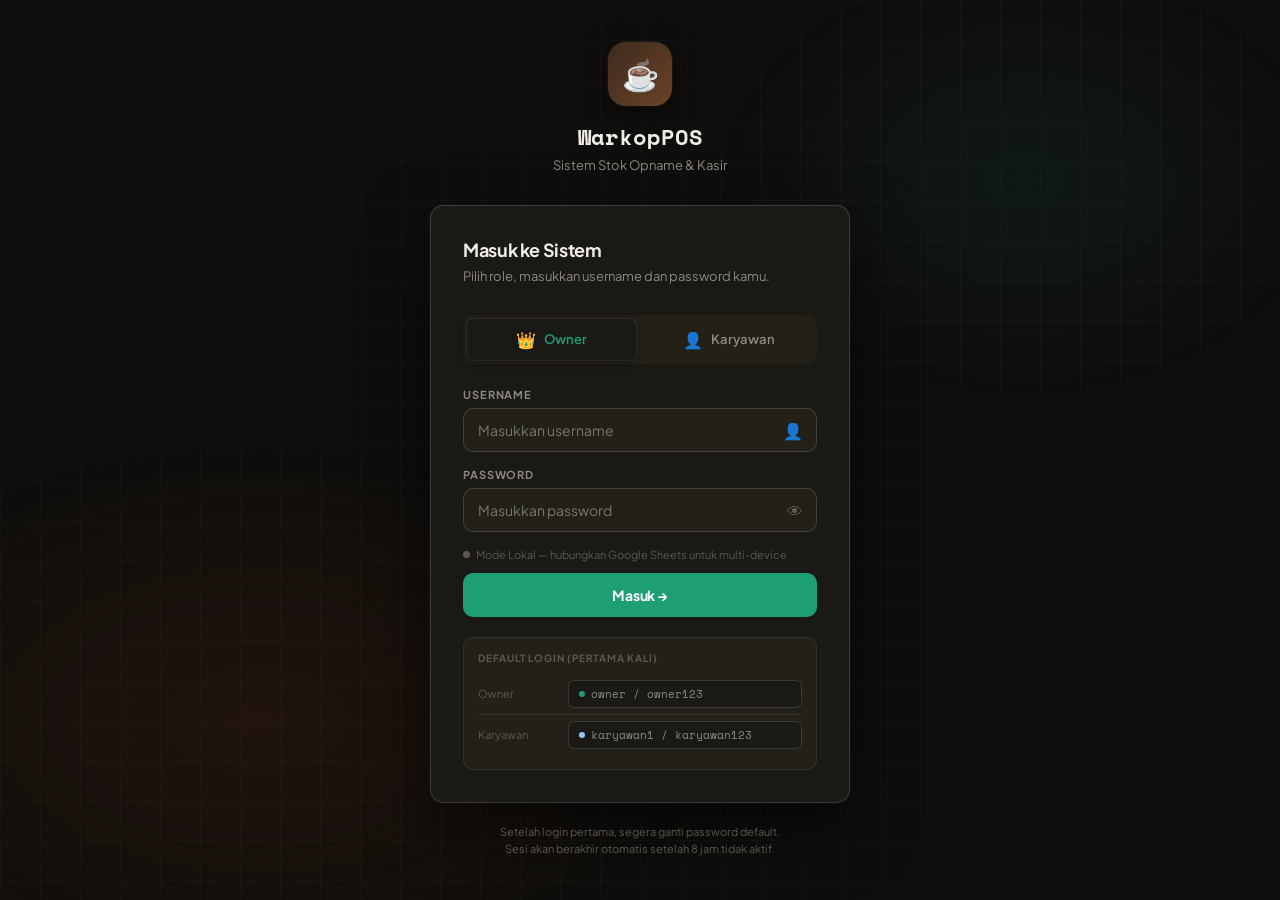
<file: index.html>
<!DOCTYPE html>
<html lang="id">
<head>
  <meta charset="UTF-8" />
  <meta name="viewport" content="width=device-width, initial-scale=1.0" />
  <title>WarkopPOS — Sistem Stok Opname</title>
  <link rel="stylesheet" href="css/main.css" />
  <link rel="preconnect" href="https://fonts.googleapis.com">
  <link href="https://fonts.googleapis.com/css2?family=Space+Mono:wght@400;700&family=Plus+Jakarta+Sans:wght@300;400;500;600;700&display=swap" rel="stylesheet">
<script>
  // Auth Guard — redirect ke login jika belum login
  (function() {
    var s = sessionStorage.getItem('warkop_session');
    if (!s) { window.location.href = 'login.html'; return; }
    try { var sess = JSON.parse(s); if (Date.now() > sess.expiresAt) { sessionStorage.removeItem('warkop_session'); window.location.href = 'login.html'; } }
    catch(e) { window.location.href = 'login.html'; }
  })();
</script>
</head>
<body>
  <!-- SIDEBAR -->
  <aside class="sidebar" id="sidebar">
    <div class="sidebar-brand">
      <div class="brand-icon">☕</div>
      <div class="brand-text">
        <span class="brand-name">WarkopPOS</span>
        <span class="brand-sub">Stok Opname System</span>
      </div>
    </div>

    <div class="role-pill" id="rolePill">
      <span class="role-dot"></span>
      <span id="roleLabel">Owner</span>
    </div>

    <nav class="nav">
      <div class="nav-section">Utama</div>
      <a href="index.html" class="nav-link active" data-page="dashboard">
        <svg viewBox="0 0 20 20" fill="currentColor"><path d="M2 10a8 8 0 018-8v8h8a8 8 0 11-16 0z"/><path d="M12 2.252A8.014 8.014 0 0117.748 8H12V2.252z"/></svg>
        Dashboard
      </a>
      <a href="pages/pos.html" class="nav-link" data-page="pos">
        <svg viewBox="0 0 20 20" fill="currentColor"><path d="M3 1a1 1 0 000 2h1.22l.305 1.222a.997.997 0 00.01.042l1.358 5.43-.893.892C3.74 11.846 4.632 14 6.414 14H15a1 1 0 000-2H6.414l1-1H14a1 1 0 00.894-.553l3-6A1 1 0 0017 3H6.28l-.31-1.243A1 1 0 005 1H3z"/></svg>
        Kasir POS
      </a>
      <a href="pages/opname.html" class="nav-link" data-page="opname">
        <svg viewBox="0 0 20 20" fill="currentColor"><path d="M9 2a1 1 0 000 2h2a1 1 0 100-2H9z"/><path fill-rule="evenodd" d="M4 5a2 2 0 012-2 3 3 0 003 3h2a3 3 0 003-3 2 2 0 012 2v11a2 2 0 01-2 2H6a2 2 0 01-2-2V5zm3 4a1 1 0 000 2h.01a1 1 0 100-2H7zm3 0a1 1 0 000 2h3a1 1 0 100-2h-3zm-3 4a1 1 0 100 2h.01a1 1 0 100-2H7zm3 0a1 1 0 100 2h3a1 1 0 100-2h-3z" clip-rule="evenodd"/></svg>
        Stok Opname
      </a>

      <div class="nav-section">Manajemen</div>
      <a href="pages/barang.html" class="nav-link" data-page="barang">
        <svg viewBox="0 0 20 20" fill="currentColor"><path fill-rule="evenodd" d="M10 2a4 4 0 00-4 4v1H5a1 1 0 00-.994.89l-1 9A1 1 0 004 18h12a1 1 0 00.994-1.11l-1-9A1 1 0 0015 7h-1V6a4 4 0 00-4-4zm2 5V6a2 2 0 10-4 0v1h4z" clip-rule="evenodd"/></svg>
        Master Barang
      </a>
      <a href="pages/bom.html" class="nav-link owner-only" data-page="bom">
        <svg viewBox="0 0 20 20" fill="currentColor"><path d="M7 3a1 1 0 000 2h6a1 1 0 100-2H7zM4 7a1 1 0 011-1h10a1 1 0 110 2H5a1 1 0 01-1-1zM2 11a2 2 0 012-2h12a2 2 0 012 2v4a2 2 0 01-2 2H4a2 2 0 01-2-2v-4z"/></svg>
        Bill of Material
      </a>
      <a href="pages/supplier.html" class="nav-link" data-page="supplier">
        <svg viewBox="0 0 20 20" fill="currentColor"><path d="M8 16.5a1.5 1.5 0 11-3 0 1.5 1.5 0 013 0zM15 16.5a1.5 1.5 0 11-3 0 1.5 1.5 0 013 0z"/><path d="M3 4a1 1 0 00-1 1v10a1 1 0 001 1h1.05a2.5 2.5 0 014.9 0H11a1 1 0 001-1v-1h2.05a2.5 2.5 0 014.9 0H19a1 1 0 001-1V8a1 1 0 00-.293-.707l-2-2A1 1 0 0017 5h-3a1 1 0 00-1 1v3H3V4z"/></svg>
        Supplier
      </a>

      <div class="nav-section">Laporan</div>
      <a href="pages/reorder.html" class="nav-link" data-page="reorder">
        <svg viewBox="0 0 20 20" fill="currentColor"><path fill-rule="evenodd" d="M12 7a1 1 0 110-2h5a1 1 0 011 1v5a1 1 0 11-2 0V8.414l-4.293 4.293a1 1 0 01-1.414 0L8 10.414l-4.293 4.293a1 1 0 01-1.414-1.414l5-5a1 1 0 011.414 0L11 10.586 14.586 7H12z" clip-rule="evenodd"/></svg>
        Reorder Point
        <span class="nav-badge danger">3</span>
      </a>
      <a href="pages/pareto.html" class="nav-link owner-only" data-page="pareto">
        <svg viewBox="0 0 20 20" fill="currentColor"><path d="M2 11a1 1 0 011-1h2a1 1 0 011 1v5a1 1 0 01-1 1H3a1 1 0 01-1-1v-5zM8 7a1 1 0 011-1h2a1 1 0 011 1v9a1 1 0 01-1 1H9a1 1 0 01-1-1V7zM14 4a1 1 0 011-1h2a1 1 0 011 1v12a1 1 0 01-1 1h-2a1 1 0 01-1-1V4z"/></svg>
        Analisis Pareto
      </a>
      <a href="pages/laporan.html" class="nav-link owner-only" data-page="laporan">
        <svg viewBox="0 0 20 20" fill="currentColor"><path fill-rule="evenodd" d="M6 2a2 2 0 00-2 2v12a2 2 0 002 2h8a2 2 0 002-2V7.414A2 2 0 0015.414 6L12 2.586A2 2 0 0010.586 2H6zm2 10a1 1 0 10-2 0v3a1 1 0 102 0v-3zm2-3a1 1 0 011 1v5a1 1 0 11-2 0v-5a1 1 0 011-1zm4-1a1 1 0 10-2 0v7a1 1 0 102 0V8z" clip-rule="evenodd"/></svg>
        Laporan Harian
      </a>
    </nav>

        <div class="nav-section">Sistem</div>
    <a href="pages/settings.html" class="nav-link owner-only"><svg viewBox="0 0 20 20" fill="currentColor"><path fill-rule="evenodd" d="M11.49 3.17c-.38-1.56-2.6-1.56-2.98 0a1.532 1.532 0 01-2.286.948c-1.372-.836-2.942.734-2.106 2.106.54.886.061 2.042-.947 2.287-1.561.379-1.561 2.6 0 2.978a1.532 1.532 0 01.947 2.287c-.836 1.372.734 2.942 2.106 2.106a1.532 1.532 0 012.287.947c.379 1.561 2.6 1.561 2.978 0a1.533 1.533 0 012.287-.947c1.372.836 2.942-.734 2.106-2.106a1.533 1.533 0 01.947-2.287c1.561-.379 1.561-2.6 0-2.978a1.532 1.532 0 01-.947-2.287c.836-1.372-.734-2.942-2.106-2.106a1.532 1.532 0 01-2.287-.947zM10 13a3 3 0 100-6 3 3 0 000 6z" clip-rule="evenodd"/></svg>Manajemen User</a>
    <a href="pages/settings.html" class="nav-link owner-only"><svg viewBox="0 0 20 20" fill="currentColor"><path fill-rule="evenodd" d="M11.49 3.17c-.38-1.56-2.6-1.56-2.98 0a1.532 1.532 0 01-2.286.948c-1.372-.836-2.942.734-2.106 2.106.54.886.061 2.042-.947 2.287-1.561.379-1.561 2.6 0 2.978a1.532 1.532 0 01.947 2.287c-.836 1.372.734 2.942 2.106 2.106a1.532 1.532 0 012.287.947c.379 1.561 2.6 1.561 2.978 0a1.533 1.533 0 012.287-.947c1.372.836 2.942-.734 2.106-2.106a1.533 1.533 0 01.947-2.287c1.561-.379 1.561-2.6 0-2.978a1.532 1.532 0 01-.947-2.287c.836-1.372-.734-2.942-2.106-2.106a1.532 1.532 0 01-2.287-.947zM10 13a3 3 0 100-6 3 3 0 000 6z" clip-rule="evenodd"/></svg>Pengaturan Sync</a>
  <div class="sidebar-footer">
      <select id="roleSwitch" onchange="window.WarkopApp.switchRole(this.value)">
        <option value="owner">🔑 Login: Owner</option>
        <option value="karyawan">👤 Login: Karyawan</option>
      </select>
    </div>
  </aside>

  <!-- MAIN CONTENT -->
  <main class="main" id="main">
    <!-- TOPBAR -->
    <header class="topbar">
      <div class="topbar-left">
        <button class="menu-toggle" onclick="window.WarkopApp.toggleSidebar()">
          <span></span><span></span><span></span>
        </button>
        <h1 class="page-title" id="pageTitle">Dashboard Utama</h1>
      </div>
      <div class="topbar-right">
        <div class="clock-display" id="clockDisplay">—</div>

      <div style="display:flex;flex-direction:column;align-items:flex-end;gap:2px;">
        <span id="syncStatus" style="font-size:10px;font-weight:700;color:var(--accent-amber);cursor:pointer;"
          onclick="window.WarkopSync?.showConfigModal()" title="Klik untuk konfigurasi sync">
          ○ Belum terhubung
        </span>
        <span id="lastSync" style="font-size:9px;color:var(--text-muted);font-family:var(--font-mono);">Klik untuk setup</span>
      </div>
        <button class="btn btn-sm btn-outline" onclick="window.WarkopApp.sendReport()">
          <svg viewBox="0 0 20 20" fill="currentColor" width="14" height="14"><path d="M2.003 5.884L10 9.882l7.997-3.998A2 2 0 0016 4H4a2 2 0 00-1.997 1.884z"/><path d="M18 8.118l-8 4-8-4V14a2 2 0 002 2h12a2 2 0 002-2V8.118z"/></svg>
          Kirim Laporan
        </button>
      </div>
    </header>

    <!-- DASHBOARD PAGE -->
    <div class="page-content" id="content-dashboard">

      <!-- METRICS GRID -->
      <div class="metrics-grid">
        <div class="metric-card metric-green" data-animate="fade-up" style="--delay:0ms">
          <div class="metric-label">Total Penjualan Hari Ini</div>
          <div class="metric-value">Rp 1,42 Jt</div>
          <div class="metric-delta positive">↑ +12% vs kemarin</div>
          <div class="metric-sparkline">
            <svg viewBox="0 0 80 24" preserveAspectRatio="none">
              <polyline points="0,20 10,16 20,18 30,12 40,14 50,8 60,10 70,5 80,4"
                fill="none" stroke="var(--accent-green)" stroke-width="1.5" stroke-linecap="round"/>
            </svg>
          </div>
        </div>
        <div class="metric-card metric-amber" data-animate="fade-up" style="--delay:60ms">
          <div class="metric-label">Profit Harian</div>
          <div class="metric-value">Rp 487 Rb</div>
          <div class="metric-delta positive">Margin 34.3%</div>
        </div>
        <div class="metric-card metric-blue" data-animate="fade-up" style="--delay:120ms">
          <div class="metric-label">Transaksi</div>
          <div class="metric-value">87</div>
          <div class="metric-delta">Dine-in 51 · Take Away 36</div>
        </div>
        <div class="metric-card metric-red" data-animate="fade-up" style="--delay:180ms">
          <div class="metric-label">Barang Kritis</div>
          <div class="metric-value">8</div>
          <div class="metric-delta negative">3 wajib reorder sekarang</div>
        </div>
      </div>

      <!-- TWO COLUMN GRID -->
      <div class="grid-2">

        <!-- STOK STATUS -->
        <div class="card" data-animate="fade-up" style="--delay:240ms">
          <div class="card-header">
            <h2 class="card-title">Status Stok Bahan Baku</h2>
            <span class="badge badge-warning">8 hampir habis</span>
          </div>
          <div class="stock-list">
            <div class="stock-item">
              <div class="stock-info">
                <span class="stock-name">Kopi Bubuk</span>
                <span class="stock-qty">1.2 kg / 0.5 kg min</span>
              </div>
              <div class="stock-bar-wrap">
                <div class="stock-bar"><div class="stock-fill ok" style="width:85%"></div></div>
                <span class="stock-badge ok">Aman</span>
              </div>
            </div>
            <div class="stock-item">
              <div class="stock-info">
                <span class="stock-name">Susu Cair</span>
                <span class="stock-qty">800 ml / 1 L min</span>
              </div>
              <div class="stock-bar-wrap">
                <div class="stock-bar"><div class="stock-fill critical" style="width:30%"></div></div>
                <span class="stock-badge critical">Kritis</span>
              </div>
            </div>
            <div class="stock-item">
              <div class="stock-info">
                <span class="stock-name">Gula Aren</span>
                <span class="stock-qty">2.1 L / 1 L min</span>
              </div>
              <div class="stock-bar-wrap">
                <div class="stock-bar"><div class="stock-fill ok" style="width:75%"></div></div>
                <span class="stock-badge ok">Aman</span>
              </div>
            </div>
            <div class="stock-item">
              <div class="stock-info">
                <span class="stock-name">Es Batu</span>
                <span class="stock-qty">4 bag / 5 bag min</span>
              </div>
              <div class="stock-bar-wrap">
                <div class="stock-bar"><div class="stock-fill warning" style="width:45%"></div></div>
                <span class="stock-badge warning">Hampir Habis</span>
              </div>
            </div>
            <div class="stock-item">
              <div class="stock-info">
                <span class="stock-name">Cup Plastik</span>
                <span class="stock-qty">85 pcs / 100 pcs min</span>
              </div>
              <div class="stock-bar-wrap">
                <div class="stock-bar"><div class="stock-fill warning" style="width:55%"></div></div>
                <span class="stock-badge warning">Hampir Habis</span>
              </div>
            </div>
            <div class="stock-item">
              <div class="stock-info">
                <span class="stock-name">Gas LPG</span>
                <span class="stock-qty">0.8 tab / 1 tab min</span>
              </div>
              <div class="stock-bar-wrap">
                <div class="stock-bar"><div class="stock-fill critical" style="width:20%"></div></div>
                <span class="stock-badge critical">Kritis</span>
              </div>
            </div>
          </div>
        </div>

        <!-- ALERTS -->
        <div class="card" data-animate="fade-up" style="--delay:300ms">
          <div class="card-header">
            <h2 class="card-title">Alert & Notifikasi</h2>
            <span class="badge badge-danger">5 baru</span>
          </div>
          <div class="alert-list">
            <div class="alert-item critical">
              <div class="alert-dot"></div>
              <div class="alert-content">
                <span class="alert-text">Susu Cair di bawah safety stock — wajib reorder hari ini</span>
                <span class="alert-time">08:45</span>
              </div>
            </div>
            <div class="alert-item critical">
              <div class="alert-dot"></div>
              <div class="alert-content">
                <span class="alert-text">Gas LPG mencapai Reorder Point (ROP)</span>
                <span class="alert-time">09:12</span>
              </div>
            </div>
            <div class="alert-item warning">
              <div class="alert-dot"></div>
              <div class="alert-content">
                <span class="alert-text">Selisih stok Gula Aren: sistem 2.5L, fisik 2.1L — perlu audit</span>
                <span class="alert-time">10:30</span>
              </div>
            </div>
            <div class="alert-item warning">
              <div class="alert-dot"></div>
              <div class="alert-content">
                <span class="alert-text">Es Batu hampir habis — pesan sebelum jam 14.00</span>
                <span class="alert-time">11:05</span>
              </div>
            </div>
            <div class="alert-item info">
              <div class="alert-dot"></div>
              <div class="alert-content">
                <span class="alert-text">Laporan harian terjadwal otomatis pukul 21.00 WIB</span>
                <span class="alert-time">Terjadwal</span>
              </div>
            </div>
          </div>
        </div>
      </div>

      <!-- BOTTOM GRID -->
      <div class="grid-2">
        <!-- PARETO BAR -->
        <div class="card" data-animate="fade-up" style="--delay:360ms">
          <div class="card-header">
            <h2 class="card-title">Produk Terlaris Hari Ini</h2>
          </div>
          <div class="pareto-list">
            <div class="pareto-item"><span class="pareto-label">Es Kopi Susu</span>
              <div class="pareto-track"><div class="pareto-fill" style="width:100%;--clr:#1D9E75">82%</div></div></div>
            <div class="pareto-item"><span class="pareto-label">Kopi Hitam</span>
              <div class="pareto-track"><div class="pareto-fill" style="width:72%;--clr:#3B82F6">61%</div></div></div>
            <div class="pareto-item"><span class="pareto-label">Matcha Latte</span>
              <div class="pareto-track"><div class="pareto-fill" style="width:54%;--clr:#8B5CF6">44%</div></div></div>
            <div class="pareto-item"><span class="pareto-label">Indomie Telur</span>
              <div class="pareto-track"><div class="pareto-fill" style="width:46%;--clr:#F59E0B">39%</div></div></div>
            <div class="pareto-item"><span class="pareto-label">Roti Bakar</span>
              <div class="pareto-track"><div class="pareto-fill" style="width:26%;--clr:#6B7280">22%</div></div></div>
          </div>
        </div>

        <!-- JAM RAMAI -->
        <div class="card" data-animate="fade-up" style="--delay:420ms">
          <div class="card-header">
            <h2 class="card-title">Jam Ramai Penjualan</h2>
          </div>
          <div class="bar-chart">
            <div class="chart-bars" id="hourlyChart"></div>
            <div class="chart-label">Puncak: 09.00–10.00 (32 transaksi)</div>
          </div>
        </div>
      </div>

    </div><!-- /content-dashboard -->
  </main>

  <!-- TOAST NOTIFICATION -->
  <div class="toast" id="toast"></div>

  <script src="js/auth.js"></script>
  <script src="js/app.js"></script>
  <script src="js/dashboard.js"></script>
  <script src="js/api.js"></script>
  <script src="js/sync.js"></script>
</body>
</html>
</file>
<file: css/main.css>
/* ═══════════════════════════════════════════════════════════════
   WARKOP POS — MAIN STYLESHEET
   Aesthetic: Industrial Warm — Coffee-toned, utilitarian precision
   ═══════════════════════════════════════════════════════════════ */

@import url('https://fonts.googleapis.com/css2?family=Space+Mono:wght@400;700&family=Plus+Jakarta+Sans:wght@300;400;500;600;700&display=swap');

/* ── TOKENS ── */
:root {
  --bg-base:       #0F0E0C;
  --bg-surface:    #1A1916;
  --bg-elevated:   #232018;
  --bg-overlay:    #2C2820;
  --border:        rgba(255,255,255,0.07);
  --border-strong: rgba(255,255,255,0.14);

  --text-primary:   #F0EDE6;
  --text-secondary: #8C8880;
  --text-muted:     #5C5850;

  --accent-green:  #1D9E75;
  --accent-green-l:#E1F5EE;
  --accent-amber:  #D97706;
  --accent-amber-l:#FAEEDA;
  --accent-red:    #DC2626;
  --accent-red-l:  #FCEBEB;
  --accent-blue:   #3B82F6;
  --accent-blue-l: #EFF6FF;

  --sidebar-w: 220px;
  --topbar-h:  58px;
  --radius:    10px;
  --radius-sm: 6px;
  --radius-lg: 14px;

  --font-sans: 'Plus Jakarta Sans', sans-serif;
  --font-mono: 'Space Mono', monospace;

  --shadow-sm: 0 1px 3px rgba(0,0,0,.4);
  --shadow-md: 0 4px 16px rgba(0,0,0,.5);
  --shadow-lg: 0 8px 32px rgba(0,0,0,.6);

  --transition: 0.2s cubic-bezier(.4,0,.2,1);
}

/* ── RESET ── */
*, *::before, *::after { box-sizing: border-box; margin: 0; padding: 0; }
html { scroll-behavior: smooth; }
body {
  font-family: var(--font-sans);
  font-size: 13px;
  color: var(--text-primary);
  background: var(--bg-base);
  line-height: 1.5;
  min-height: 100vh;
  display: flex;
  overflow: hidden;
}

a { text-decoration: none; color: inherit; }
button { cursor: pointer; font-family: var(--font-sans); }
input, select, textarea {
  font-family: var(--font-sans);
  font-size: 13px;
  color: var(--text-primary);
  background: var(--bg-overlay);
  border: 1px solid var(--border-strong);
  border-radius: var(--radius-sm);
  padding: 8px 12px;
  outline: none;
  transition: border-color var(--transition), box-shadow var(--transition);
  width: 100%;
}
input:focus, select:focus, textarea:focus {
  border-color: var(--accent-green);
  box-shadow: 0 0 0 3px rgba(29,158,117,.15);
}
select option { background: var(--bg-elevated); }

/* ══════════════════════════════════════════════════════════════
   SIDEBAR
   ══════════════════════════════════════════════════════════════ */
.sidebar {
  width: var(--sidebar-w);
  height: 100vh;
  background: var(--bg-surface);
  border-right: 1px solid var(--border);
  display: flex;
  flex-direction: column;
  flex-shrink: 0;
  position: sticky;
  top: 0;
  overflow-y: auto;
  overflow-x: hidden;
  z-index: 100;
  transition: width var(--transition);
}
.sidebar::-webkit-scrollbar { width: 3px; }
.sidebar::-webkit-scrollbar-thumb { background: var(--border-strong); border-radius: 99px; }

.sidebar-brand {
  display: flex;
  align-items: center;
  gap: 10px;
  padding: 18px 16px 14px;
  border-bottom: 1px solid var(--border);
}
.brand-icon {
  width: 36px; height: 36px;
  background: linear-gradient(135deg, #3D2B1F, #6B4226);
  border-radius: 10px;
  display: flex; align-items: center; justify-content: center;
  font-size: 18px;
  flex-shrink: 0;
  box-shadow: 0 2px 8px rgba(0,0,0,.4);
}
.brand-name {
  font-family: var(--font-mono);
  font-size: 13px;
  font-weight: 700;
  color: var(--text-primary);
  letter-spacing: 0.02em;
  display: block;
}
.brand-sub {
  font-size: 10px;
  color: var(--text-muted);
  display: block;
  margin-top: 1px;
}

.role-pill {
  display: flex;
  align-items: center;
  gap: 8px;
  margin: 12px 12px 6px;
  padding: 7px 12px;
  background: var(--bg-overlay);
  border: 1px solid var(--border);
  border-radius: 999px;
  font-size: 11px;
  font-weight: 600;
  color: var(--accent-green);
  letter-spacing: 0.04em;
}
.role-dot {
  width: 6px; height: 6px;
  background: var(--accent-green);
  border-radius: 50%;
  box-shadow: 0 0 6px var(--accent-green);
  animation: pulse-dot 2s ease-in-out infinite;
}
@keyframes pulse-dot {
  0%,100% { opacity:1; } 50% { opacity:.4; }
}

.nav { flex: 1; padding: 8px 0; }

.nav-section {
  font-size: 9px;
  text-transform: uppercase;
  letter-spacing: 0.12em;
  color: var(--text-muted);
  padding: 10px 16px 4px;
  font-weight: 700;
}

.nav-link {
  display: flex;
  align-items: center;
  gap: 10px;
  padding: 9px 14px;
  margin: 1px 8px;
  border-radius: var(--radius-sm);
  font-size: 13px;
  font-weight: 500;
  color: var(--text-secondary);
  transition: all var(--transition);
  position: relative;
}
.nav-link svg { width: 16px; height: 16px; flex-shrink: 0; opacity: .7; transition: opacity var(--transition); }
.nav-link:hover { background: var(--bg-overlay); color: var(--text-primary); }
.nav-link:hover svg { opacity: 1; }
.nav-link.active {
  background: rgba(29,158,117,.14);
  color: var(--accent-green);
  font-weight: 600;
}
.nav-link.active svg { opacity: 1; }
.nav-link.active::before {
  content: '';
  position: absolute;
  left: 0; top: 50%;
  transform: translateY(-50%);
  width: 3px; height: 60%;
  background: var(--accent-green);
  border-radius: 0 3px 3px 0;
}
.nav-link.owner-only.locked {
  opacity: .4;
  pointer-events: none;
}

.nav-badge {
  margin-left: auto;
  padding: 2px 7px;
  border-radius: 999px;
  font-size: 10px;
  font-weight: 700;
}
.nav-badge.danger { background: rgba(220,38,38,.25); color: #F87171; }
.nav-badge.warning { background: rgba(217,119,6,.25); color: #FCD34D; }

.sidebar-footer {
  padding: 12px;
  border-top: 1px solid var(--border);
}
.sidebar-footer select { font-size: 11px; padding: 6px 10px; }

/* ══════════════════════════════════════════════════════════════
   MAIN LAYOUT
   ══════════════════════════════════════════════════════════════ */
.main {
  flex: 1;
  display: flex;
  flex-direction: column;
  overflow: hidden;
  min-width: 0;
}

/* TOPBAR */
.topbar {
  height: var(--topbar-h);
  background: var(--bg-surface);
  border-bottom: 1px solid var(--border);
  display: flex;
  align-items: center;
  justify-content: space-between;
  padding: 0 24px;
  flex-shrink: 0;
  position: sticky;
  top: 0;
  z-index: 50;
}
.topbar-left { display: flex; align-items: center; gap: 14px; }
.page-title {
  font-size: 15px;
  font-weight: 600;
  color: var(--text-primary);
  letter-spacing: -0.01em;
}
.topbar-right { display: flex; align-items: center; gap: 12px; }
.clock-display {
  font-family: var(--font-mono);
  font-size: 11px;
  color: var(--text-muted);
  letter-spacing: 0.03em;
}

.menu-toggle {
  display: none;
  flex-direction: column;
  gap: 4px;
  background: none;
  border: none;
  padding: 4px;
}
.menu-toggle span {
  display: block;
  width: 18px;
  height: 1.5px;
  background: var(--text-secondary);
  border-radius: 99px;
}

/* PAGE CONTENT */
.page-content {
  flex: 1;
  overflow-y: auto;
  padding: 20px 24px;
}
.page-content::-webkit-scrollbar { width: 4px; }
.page-content::-webkit-scrollbar-thumb { background: var(--border-strong); border-radius: 99px; }

/* ══════════════════════════════════════════════════════════════
   BUTTONS
   ══════════════════════════════════════════════════════════════ */
.btn {
  display: inline-flex;
  align-items: center;
  gap: 6px;
  padding: 9px 16px;
  border-radius: var(--radius-sm);
  font-size: 13px;
  font-weight: 600;
  border: 1px solid var(--border-strong);
  background: var(--bg-elevated);
  color: var(--text-primary);
  transition: all var(--transition);
  white-space: nowrap;
}
.btn:hover { background: var(--bg-overlay); border-color: var(--border-strong); }
.btn-sm { padding: 6px 12px; font-size: 12px; }
.btn-primary { background: var(--accent-green); border-color: var(--accent-green); color: #fff; }
.btn-primary:hover { background: #15875F; border-color: #15875F; }
.btn-danger { background: var(--accent-red); border-color: var(--accent-red); color: #fff; }
.btn-danger:hover { background: #B91C1C; }
.btn-outline { background: transparent; border-color: var(--border-strong); }
.btn-outline:hover { background: var(--bg-elevated); }
.btn-full { width: 100%; justify-content: center; }

/* ══════════════════════════════════════════════════════════════
   CARDS
   ══════════════════════════════════════════════════════════════ */
.card {
  background: var(--bg-surface);
  border: 1px solid var(--border);
  border-radius: var(--radius-lg);
  padding: 20px;
  transition: box-shadow var(--transition);
}
.card:hover { box-shadow: var(--shadow-md); }

.card-header {
  display: flex;
  align-items: center;
  justify-content: space-between;
  margin-bottom: 16px;
  gap: 10px;
}
.card-title {
  font-size: 14px;
  font-weight: 600;
  color: var(--text-primary);
  letter-spacing: -0.01em;
}

/* ══════════════════════════════════════════════════════════════
   BADGES
   ══════════════════════════════════════════════════════════════ */
.badge {
  display: inline-flex;
  align-items: center;
  padding: 3px 10px;
  border-radius: 999px;
  font-size: 11px;
  font-weight: 600;
  white-space: nowrap;
}
.badge-success { background: rgba(29,158,117,.2); color: #5AC99A; }
.badge-warning { background: rgba(217,119,6,.2); color: #FCD34D; }
.badge-danger  { background: rgba(220,38,38,.2); color: #F87171; }
.badge-info    { background: rgba(59,130,246,.2); color: #93C5FD; }
.badge-gray    { background: rgba(255,255,255,.07); color: var(--text-secondary); }

/* ══════════════════════════════════════════════════════════════
   METRICS GRID
   ══════════════════════════════════════════════════════════════ */
.metrics-grid {
  display: grid;
  grid-template-columns: repeat(4, 1fr);
  gap: 14px;
  margin-bottom: 20px;
}
.metric-card {
  background: var(--bg-surface);
  border: 1px solid var(--border);
  border-radius: var(--radius-lg);
  padding: 18px 20px 14px;
  position: relative;
  overflow: hidden;
  transition: all var(--transition);
}
.metric-card::before {
  content: '';
  position: absolute;
  top: 0; left: 0; right: 0;
  height: 2px;
}
.metric-card.metric-green::before { background: linear-gradient(90deg, transparent, var(--accent-green)); }
.metric-card.metric-amber::before { background: linear-gradient(90deg, transparent, var(--accent-amber)); }
.metric-card.metric-red::before   { background: linear-gradient(90deg, transparent, var(--accent-red)); }
.metric-card.metric-blue::before  { background: linear-gradient(90deg, transparent, var(--accent-blue)); }
.metric-card:hover { border-color: var(--border-strong); transform: translateY(-1px); box-shadow: var(--shadow-md); }

.metric-label { font-size: 11px; color: var(--text-secondary); margin-bottom: 8px; font-weight: 500; }
.metric-value { font-size: 24px; font-weight: 700; color: var(--text-primary); letter-spacing: -0.03em; line-height: 1; margin-bottom: 6px; font-family: var(--font-mono); }
.metric-delta { font-size: 11px; color: var(--text-muted); }
.metric-delta.positive { color: var(--accent-green); }
.metric-delta.negative { color: var(--accent-red); }
.metric-sparkline { margin-top: 10px; height: 24px; }
.metric-sparkline svg { width: 100%; height: 100%; }

/* ══════════════════════════════════════════════════════════════
   GRID LAYOUTS
   ══════════════════════════════════════════════════════════════ */
.grid-2 {
  display: grid;
  grid-template-columns: 1fr 1fr;
  gap: 14px;
  margin-bottom: 14px;
}
.grid-3 {
  display: grid;
  grid-template-columns: repeat(3, 1fr);
  gap: 14px;
  margin-bottom: 14px;
}

/* ══════════════════════════════════════════════════════════════
   STOCK LIST
   ══════════════════════════════════════════════════════════════ */
.stock-list { display: flex; flex-direction: column; gap: 12px; }
.stock-item { display: flex; flex-direction: column; gap: 5px; }
.stock-info { display: flex; justify-content: space-between; align-items: center; }
.stock-name { font-size: 12px; font-weight: 600; color: var(--text-primary); }
.stock-qty  { font-size: 11px; color: var(--text-muted); font-family: var(--font-mono); }
.stock-bar-wrap { display: flex; align-items: center; gap: 10px; }
.stock-bar { flex: 1; height: 5px; background: var(--bg-overlay); border-radius: 999px; overflow: hidden; }
.stock-fill { height: 100%; border-radius: 999px; transition: width 1s cubic-bezier(.4,0,.2,1); }
.stock-fill.ok       { background: var(--accent-green); }
.stock-fill.warning  { background: var(--accent-amber); }
.stock-fill.critical { background: var(--accent-red); }
.stock-badge { font-size: 10px; font-weight: 700; white-space: nowrap; font-family: var(--font-mono); }
.stock-badge.ok       { color: var(--accent-green); }
.stock-badge.warning  { color: var(--accent-amber); }
.stock-badge.critical { color: var(--accent-red); }

/* ══════════════════════════════════════════════════════════════
   ALERTS
   ══════════════════════════════════════════════════════════════ */
.alert-list { display: flex; flex-direction: column; }
.alert-item {
  display: flex;
  align-items: flex-start;
  gap: 12px;
  padding: 11px 0;
  border-bottom: 1px solid var(--border);
}
.alert-item:last-child { border-bottom: none; }
.alert-dot {
  width: 8px; height: 8px;
  border-radius: 50%;
  flex-shrink: 0;
  margin-top: 4px;
}
.alert-item.critical .alert-dot { background: var(--accent-red); box-shadow: 0 0 6px var(--accent-red); }
.alert-item.warning  .alert-dot { background: var(--accent-amber); box-shadow: 0 0 6px var(--accent-amber); }
.alert-item.info     .alert-dot { background: var(--accent-blue); }
.alert-content { flex: 1; display: flex; justify-content: space-between; gap: 8px; align-items: flex-start; }
.alert-text { font-size: 12px; color: var(--text-primary); line-height: 1.4; }
.alert-time { font-size: 10px; color: var(--text-muted); font-family: var(--font-mono); white-space: nowrap; flex-shrink: 0; margin-top: 1px; }

/* ══════════════════════════════════════════════════════════════
   PARETO BARS
   ══════════════════════════════════════════════════════════════ */
.pareto-list { display: flex; flex-direction: column; gap: 10px; }
.pareto-item { display: flex; align-items: center; gap: 10px; }
.pareto-label { font-size: 12px; color: var(--text-secondary); width: 110px; flex-shrink: 0; }
.pareto-track { flex: 1; height: 22px; background: var(--bg-overlay); border-radius: 4px; overflow: hidden; }
.pareto-fill {
  height: 100%;
  background: var(--clr, var(--accent-green));
  border-radius: 4px;
  display: flex;
  align-items: center;
  padding-left: 8px;
  font-size: 11px;
  font-weight: 700;
  color: #fff;
  transition: width 1.2s cubic-bezier(.4,0,.2,1);
}

/* ══════════════════════════════════════════════════════════════
   BAR CHART (HOURLY)
   ══════════════════════════════════════════════════════════════ */
.bar-chart { padding-top: 4px; }
.chart-bars {
  display: flex;
  align-items: flex-end;
  gap: 3px;
  height: 80px;
}
.chart-bar {
  flex: 1;
  display: flex;
  flex-direction: column;
  align-items: center;
  gap: 4px;
  height: 100%;
}
.chart-bar-inner {
  width: 100%;
  border-radius: 3px 3px 0 0;
  background: var(--accent-green);
  opacity: 0.6;
  transition: opacity var(--transition), transform var(--transition);
  position: relative;
  bottom: 0;
}
.chart-bar:hover .chart-bar-inner { opacity: 1; transform: scaleY(1.03); transform-origin: bottom; }
.chart-bar-inner.peak { opacity: 1; background: var(--accent-green); }
.chart-bar-label { font-size: 8px; color: var(--text-muted); font-family: var(--font-mono); }
.chart-label { font-size: 11px; color: var(--text-secondary); margin-top: 10px; }

/* ══════════════════════════════════════════════════════════════
   DATA TABLE
   ══════════════════════════════════════════════════════════════ */
.data-table { width: 100%; border-collapse: collapse; font-size: 12px; }
.data-table thead tr { border-bottom: 1px solid var(--border-strong); }
.data-table th {
  text-align: left;
  padding: 8px 12px;
  font-size: 10px;
  font-weight: 700;
  text-transform: uppercase;
  letter-spacing: 0.08em;
  color: var(--text-muted);
  white-space: nowrap;
}
.data-table td {
  padding: 10px 12px;
  border-bottom: 1px solid var(--border);
  color: var(--text-primary);
  vertical-align: middle;
}
.data-table tr:last-child td { border-bottom: none; }
.data-table tbody tr:hover td { background: var(--bg-elevated); }
.data-table .mono { font-family: var(--font-mono); font-size: 11px; }
.data-table .muted { color: var(--text-muted); }

/* ══════════════════════════════════════════════════════════════
   FORM ELEMENTS
   ══════════════════════════════════════════════════════════════ */
.form-grid { display: grid; grid-template-columns: 1fr 1fr; gap: 12px; margin-bottom: 12px; }
.form-group { display: flex; flex-direction: column; gap: 5px; }
.form-label { font-size: 11px; font-weight: 600; color: var(--text-secondary); text-transform: uppercase; letter-spacing: 0.06em; }
.form-note { font-size: 11px; color: var(--text-muted); margin-top: 3px; }

/* SCAN ZONE */
.scan-zone {
  border: 1.5px dashed var(--border-strong);
  border-radius: var(--radius-lg);
  padding: 28px;
  text-align: center;
  margin-bottom: 16px;
  background: var(--bg-elevated);
  transition: all var(--transition);
}
.scan-zone:hover { border-color: var(--accent-green); background: rgba(29,158,117,.04); }
.scan-icon { font-size: 36px; margin-bottom: 10px; display: block; }
.scan-title { font-size: 14px; font-weight: 600; color: var(--text-primary); margin-bottom: 4px; }
.scan-sub { font-size: 12px; color: var(--text-muted); }

/* ══════════════════════════════════════════════════════════════
   TABS
   ══════════════════════════════════════════════════════════════ */
.tabs {
  display: flex;
  gap: 2px;
  border-bottom: 1px solid var(--border);
  margin-bottom: 16px;
  overflow-x: auto;
}
.tab {
  padding: 9px 16px;
  font-size: 12px;
  font-weight: 600;
  color: var(--text-muted);
  border-bottom: 2px solid transparent;
  margin-bottom: -1px;
  cursor: pointer;
  white-space: nowrap;
  transition: all var(--transition);
}
.tab:hover { color: var(--text-primary); }
.tab.active { color: var(--accent-green); border-bottom-color: var(--accent-green); }

/* ══════════════════════════════════════════════════════════════
   POS MENU GRID
   ══════════════════════════════════════════════════════════════ */
.pos-layout { display: grid; grid-template-columns: 1fr 340px; gap: 14px; }
.menu-grid { display: grid; grid-template-columns: repeat(3, 1fr); gap: 10px; }
.menu-card {
  background: var(--bg-elevated);
  border: 1px solid var(--border);
  border-radius: var(--radius);
  padding: 14px;
  cursor: pointer;
  text-align: center;
  transition: all var(--transition);
}
.menu-card:hover { border-color: var(--accent-green); background: rgba(29,158,117,.07); transform: translateY(-2px); }
.menu-card:active { transform: translateY(0); }
.menu-emoji { font-size: 26px; display: block; margin-bottom: 8px; }
.menu-name { font-size: 12px; font-weight: 600; color: var(--text-primary); margin-bottom: 4px; }
.menu-price { font-size: 12px; color: var(--accent-green); font-family: var(--font-mono); font-weight: 700; }

/* CART */
.cart-panel {
  background: var(--bg-surface);
  border: 1px solid var(--border);
  border-radius: var(--radius-lg);
  display: flex;
  flex-direction: column;
  height: fit-content;
  max-height: calc(100vh - 120px);
  position: sticky;
  top: 20px;
}
.cart-header { padding: 16px 18px; border-bottom: 1px solid var(--border); }
.cart-title { font-size: 14px; font-weight: 600; color: var(--text-primary); }
.cart-items { flex: 1; overflow-y: auto; padding: 10px 18px; min-height: 120px; }
.cart-item { display: flex; align-items: center; gap: 8px; padding: 8px 0; border-bottom: 1px solid var(--border); }
.cart-item:last-child { border-bottom: none; }
.cart-item-name { flex: 1; font-size: 12px; color: var(--text-primary); }
.qty-ctrl { display: flex; align-items: center; gap: 6px; }
.qty-btn {
  width: 22px; height: 22px;
  border-radius: 50%;
  border: 1px solid var(--border-strong);
  background: var(--bg-overlay);
  color: var(--text-primary);
  font-size: 14px;
  display: flex; align-items: center; justify-content: center;
  transition: all var(--transition);
}
.qty-btn:hover { background: var(--accent-green); border-color: var(--accent-green); }
.qty-num { font-size: 12px; min-width: 20px; text-align: center; font-family: var(--font-mono); }
.cart-item-price { font-size: 12px; font-family: var(--font-mono); color: var(--text-secondary); }
.cart-footer { padding: 14px 18px; border-top: 1px solid var(--border); }
.cart-total-row { display: flex; justify-content: space-between; margin-bottom: 12px; }
.cart-total-label { font-size: 13px; color: var(--text-secondary); }
.cart-total-val { font-size: 16px; font-weight: 700; font-family: var(--font-mono); color: var(--text-primary); }
.cart-bom-note { display: flex; justify-content: space-between; font-size: 11px; color: var(--text-muted); margin-bottom: 12px; }
.cart-empty { text-align: center; padding: 30px 0; color: var(--text-muted); font-size: 12px; }

/* ══════════════════════════════════════════════════════════════
   REORDER HIGHLIGHT
   ══════════════════════════════════════════════════════════════ */
.rop-formula-box {
  background: rgba(220,38,38,.07);
  border: 1px solid rgba(220,38,38,.2);
  border-radius: var(--radius);
  padding: 14px 16px;
  margin-bottom: 16px;
}
.rop-formula-label { font-size: 11px; font-weight: 700; color: #F87171; margin-bottom: 6px; text-transform: uppercase; letter-spacing: 0.06em; }
.rop-formula { font-family: var(--font-mono); font-size: 13px; color: var(--text-primary); }

/* ══════════════════════════════════════════════════════════════
   TOAST NOTIFICATION
   ══════════════════════════════════════════════════════════════ */
.toast {
  position: fixed;
  bottom: 20px;
  right: 20px;
  background: var(--bg-elevated);
  border: 1px solid var(--border-strong);
  border-radius: var(--radius);
  padding: 12px 18px;
  font-size: 13px;
  font-weight: 500;
  color: var(--text-primary);
  box-shadow: var(--shadow-lg);
  z-index: 9999;
  transform: translateY(80px);
  opacity: 0;
  transition: all 0.3s cubic-bezier(.4,0,.2,1);
  pointer-events: none;
  max-width: 340px;
}
.toast.show { transform: translateY(0); opacity: 1; }
.toast.success { border-left: 3px solid var(--accent-green); }
.toast.warning { border-left: 3px solid var(--accent-amber); }
.toast.error   { border-left: 3px solid var(--accent-red); }

/* ══════════════════════════════════════════════════════════════
   ANIMATIONS
   ══════════════════════════════════════════════════════════════ */
[data-animate="fade-up"] {
  opacity: 0;
  transform: translateY(16px);
  transition: opacity .5s ease, transform .5s cubic-bezier(.4,0,.2,1);
  transition-delay: var(--delay, 0ms);
}
[data-animate="fade-up"].visible {
  opacity: 1;
  transform: translateY(0);
}

/* ══════════════════════════════════════════════════════════════
   SCROLLBAR GLOBAL
   ══════════════════════════════════════════════════════════════ */
::-webkit-scrollbar { width: 5px; height: 5px; }
::-webkit-scrollbar-track { background: transparent; }
::-webkit-scrollbar-thumb { background: var(--border-strong); border-radius: 99px; }

/* ══════════════════════════════════════════════════════════════
   RESPONSIVE
   ══════════════════════════════════════════════════════════════ */
@media (max-width: 1100px) {
  .metrics-grid { grid-template-columns: repeat(2, 1fr); }
}
@media (max-width: 900px) {
  .grid-2 { grid-template-columns: 1fr; }
  .pos-layout { grid-template-columns: 1fr; }
}
@media (max-width: 700px) {
  :root { --sidebar-w: 0px; }
  .sidebar { position: fixed; width: 220px; left: -220px; transition: left var(--transition); box-shadow: var(--shadow-lg); }
  .sidebar.open { left: 0; width: 220px; }
  .menu-toggle { display: flex; }
  .metrics-grid { grid-template-columns: 1fr 1fr; }
  .page-content { padding: 14px 16px; }
}
@media (max-width: 480px) {
  .metrics-grid { grid-template-columns: 1fr; }
  .menu-grid { grid-template-columns: repeat(2, 1fr); }
}
</file>
